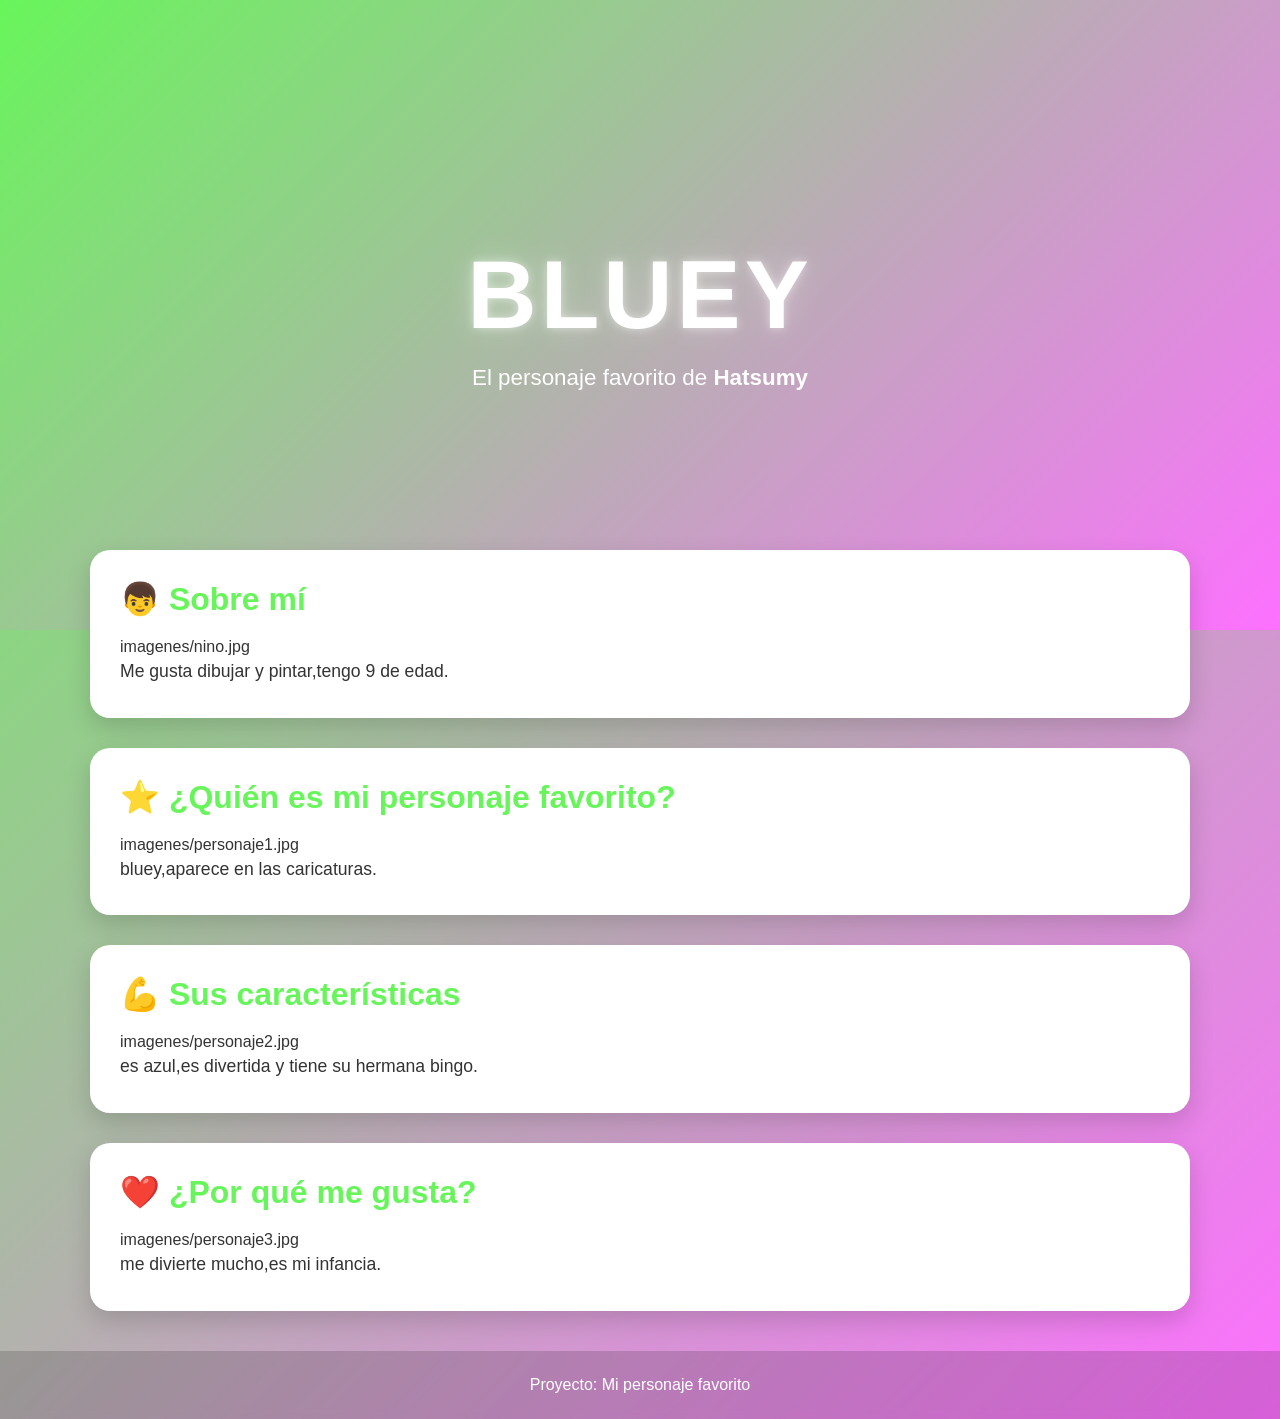
<file: docs/personajeFavorito/index.html>
<!DOCTYPE html>
<html lang="es">

<head>
    <meta charset="UTF-8">
    <meta name="viewport" content="width=device-width, initial-scale=1.0">
    <title>[Nombre del Personaje]</title>
    <link rel="stylesheet" href="style.css">
</head>

<body>

    <header class="hero">
        <div class="hero-content">
            <h1>bluey</h1>
            <p>El personaje favorito de <strong>Hatsumy</strong></p>
        </div>
    </header>

    <main>

        <section class="card">
            <h2>👦 Sobre mí</h2>
            imagenes/nino.jpg

            <p>
                Me gusta dibujar y pintar,tengo 9 de edad.
            </p>
        </section>

        <section class="card">
            <h2>⭐ ¿Quién es mi personaje favorito?</h2>
            imagenes/personaje1.jpg

            <p>
                bluey,aparece en las caricaturas.
            </p>
        </section>

        <section class="card">
            <h2>💪 Sus características</h2>
            imagenes/personaje2.jpg

            <p>
                es azul,es divertida y tiene su hermana bingo.
            </p>
        </section>

        <section class="card">
            <h2>❤️ ¿Por qué me gusta?</h2>
            imagenes/personaje3.jpg

            <p>
                me divierte mucho,es mi infancia.
            </p>
        </section>

    </main>

    <footer>
        <p>Proyecto: Mi personaje favorito</p>
    </footer>

</body>

</html>
</file>
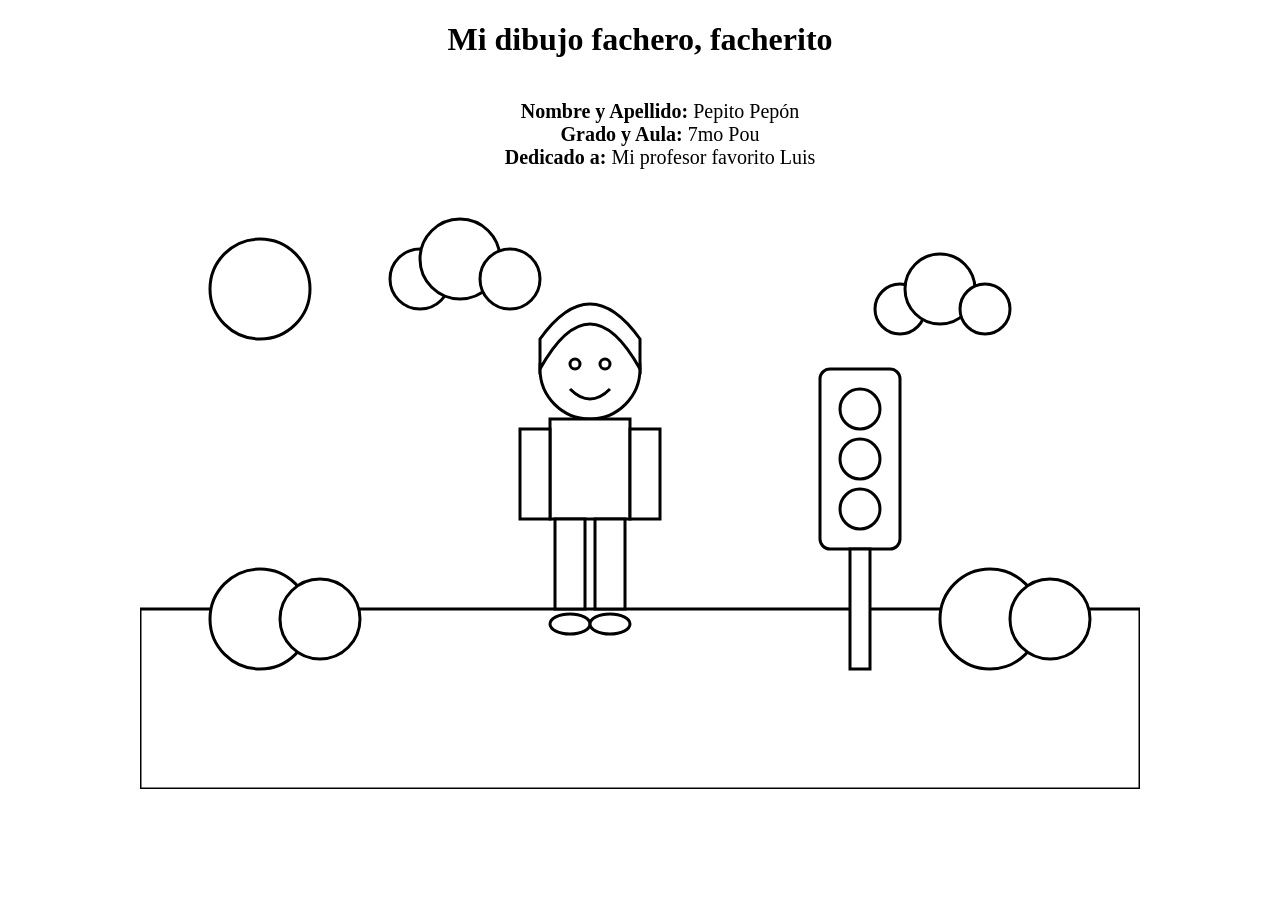
<file: docs/semaforoRGB/index.html>
<!DOCTYPE html>
<html lang="es">
<head>
    <meta charset="UTF-8">
    <title>Dibujo para colorear</title>
    <link rel="stylesheet" href="estilos.css">
</head>
<body>
<h1>Mi dibujo fachero, facherito</h1>
<ul>
  <li><strong>Nombre y Apellido:</strong> Pepito Pepón</li>
  <li><strong>Grado y Aula:</strong> 7mo Pou</li>
  <li><strong>Dedicado a:</strong> Mi profesor favorito Luis</li>
</ul>
<svg viewBox="0 0 1000 600" class="dibujo cielo">

    <!-- Sol -->
    <circle class="sol" cx="120" cy="100" r="50"/>

    <!-- Nubes -->
    <g class="nube">
        <circle class="nube-cuerpo" cx="280" cy="90" r="30"/>
        <circle class="nube-cuerpo" cx="320" cy="70" r="40"/>
        <circle class="nube-cuerpo" cx="370" cy="90" r="30"/>
    </g>

    <g class="nube">
        <circle class="nube-cuerpo" cx="760" cy="120" r="25"/>
        <circle class="nube-cuerpo" cx="800" cy="100" r="35"/>
        <circle class="nube-cuerpo" cx="845" cy="120" r="25"/>
    </g>

    <!-- Césped -->
    <rect class="cesped" x="0" y="420" width="1000" height="180"/>

    <!-- Arbustos -->
    <circle class="arbusto" cx="120" cy="430" r="50"/>
    <circle class="arbusto" cx="180" cy="430" r="40"/>

    <circle class="arbusto" cx="850" cy="430" r="50"/>
    <circle class="arbusto" cx="910" cy="430" r="40"/>

    <!-- Semáforo -->
    <g class="semaforo">

        <rect class="cuerpo-semaforo"
              x="680"
              y="180"
              width="80"
              height="180"
              rx="10"/>

        <circle class="luz-roja"
                cx="720"
                cy="220"
                r="20"/>

        <circle class="luz-amarilla"
                cx="720"
                cy="270"
                r="20"/>

        <circle class="luz-verde"
                cx="720"
                cy="320"
                r="20"/>

        <rect class="palo-semaforo"
              x="710"
              y="360"
              width="20"
              height="120"/>

    </g>

    <!-- Persona -->

    <!-- Cabeza -->
    <circle class="piel"
            cx="450"
            cy="180"
            r="50"/>

    <!-- Cabello -->
    <path class="cabello"
          d="M400 180
             Q450 90 500 180
             L500 150
             Q450 80 400 150 Z"/>

    <!-- Ojos -->
    <circle class="ojo"
            cx="435"
            cy="175"
            r="5"/>

    <circle class="ojo"
            cx="465"
            cy="175"
            r="5"/>

    <!-- Sonrisa -->
    <path class="boca"
          d="M430 200 Q450 220 470 200"/>

    <!-- Polo -->
    <rect class="polo"
          x="410"
          y="230"
          width="80"
          height="100"/>

    <!-- Brazos -->
    <rect class="piel"
          x="380"
          y="240"
          width="30"
          height="90"/>

    <rect class="piel"
          x="490"
          y="240"
          width="30"
          height="90"/>

    <!-- Pantalón -->
    <rect class="pantalon"
          x="415"
          y="330"
          width="30"
          height="90"/>

    <rect class="pantalon"
          x="455"
          y="330"
          width="30"
          height="90"/>

    <!-- Zapatos -->
    <ellipse class="zapato"
             cx="430"
             cy="435"
             rx="20"
             ry="10"/>

    <ellipse class="zapato"
             cx="470"
             cy="435"
             rx="20"
             ry="10"/>

</svg>

</body>
</html>
</file>
<file: docs/personajeFavorito/style.css>
/*======================================
  PALETA DE COLORES
======================================*/
:root {
    --color-primario: #68f55b;
    --color-secundario: #fd70ff;
}

/*======================================
  CONFIGURACIÓN GENERAL
======================================*/
* {
    margin: 0;
    padding: 0;
    box-sizing: border-box;
}

body {
    font-family: "Segoe UI", Arial, sans-serif;

    background: linear-gradient(
        135deg,
        var(--color-primario),
        var(--color-secundario)
    );

    min-height: 100vh;
    color: #333;
}

/*======================================
  HERO
======================================*/
.hero {
    height: 70vh;

    display: flex;
    justify-content: center;
    align-items: center;

    text-align: center;

    background: linear-gradient(
        135deg,
        var(--color-primario),
        var(--color-secundario)
    );

    color: white;
}

.hero-content {
    animation: aparecer 1.5s ease;
}

.hero h1 {
    font-size: clamp(3rem, 8vw, 6rem);
    letter-spacing: 4px;
    text-transform: uppercase;

    text-shadow:
        0 0 10px rgba(255,255,255,.5),
        0 0 30px rgba(255,255,255,.3);

    animation: flotar 3s ease-in-out infinite;
}

.hero p {
    font-size: 1.4rem;
    margin-top: 15px;
}

/*======================================
  CONTENEDOR
======================================*/
main {
    width: 90%;
    max-width: 1100px;

    margin: -80px auto 40px;
}

/*======================================
  TARJETAS
======================================*/
.card {
    background: white;

    margin-bottom: 30px;
    padding: 30px;

    border-radius: 20px;

    box-shadow: 0 10px 25px rgba(0,0,0,.15);

    transition: .3s;
}

.card:hover {
    transform: translateY(-8px);
}

.card h2 {
    color: var(--color-primario);
    margin-bottom: 20px;
    font-size: 2rem;
}

.card img {
    width: 100%;
    max-width: 450px;

    display: block;
    margin: 20px auto;

    border-radius: 15px;

    transition: .4s;
}

.card img:hover {
    transform: scale(1.05);
}

.card p {
    font-size: 1.1rem;
    line-height: 1.8;
}

/*======================================
  FOOTER
======================================*/
footer {
    text-align: center;

    padding: 25px;

    color: white;

    background: rgba(0,0,0,.15);

    backdrop-filter: blur(5px);
}

/*======================================
  ANIMACIONES
======================================*/
@keyframes aparecer {
    from {
        opacity: 0;
        transform: translateY(40px);
    }

    to {
        opacity: 1;
        transform: translateY(0);
    }
}

@keyframes flotar {
    0% {
        transform: translateY(0);
    }

    50% {
        transform: translateY(-10px);
    }

    100% {
        transform: translateY(0);
    }
}

/*======================================
  RESPONSIVE
======================================*/
@media (max-width: 768px) {

    .hero {
        height: 55vh;
    }

    .hero p {
        font-size: 1rem;
    }

    .card {
        padding: 20px;
    }

    .card h2 {
        font-size: 1.5rem;
    }
}
</file>
<file: docs/semaforoRGB/estilos.css>
body{
    margin:0;
    display:flex;
    justify-content:center;
    background:white;
    flex-direction: column;
    align-items: center;

}
h1 {
  text-align: center;
}
ul {
  list-style-type: none;
  display: flex;
  flex-direction: column;
  align-items: center;
  font-size: 20px;
}
.dibujo{
    width:1000px;
}

.cielo,
.sol,
.nube-cuerpo,
.cesped,
.arbusto,
.cuerpo-semaforo,
.luz-roja,
.luz-amarilla,
.luz-verde,
.palo-semaforo,
.piel,
.cabello,
.ojo,
.polo,
.pantalon,
.zapato{
    fill:white;
    stroke:black;
    stroke-width:3;
}
</file>
